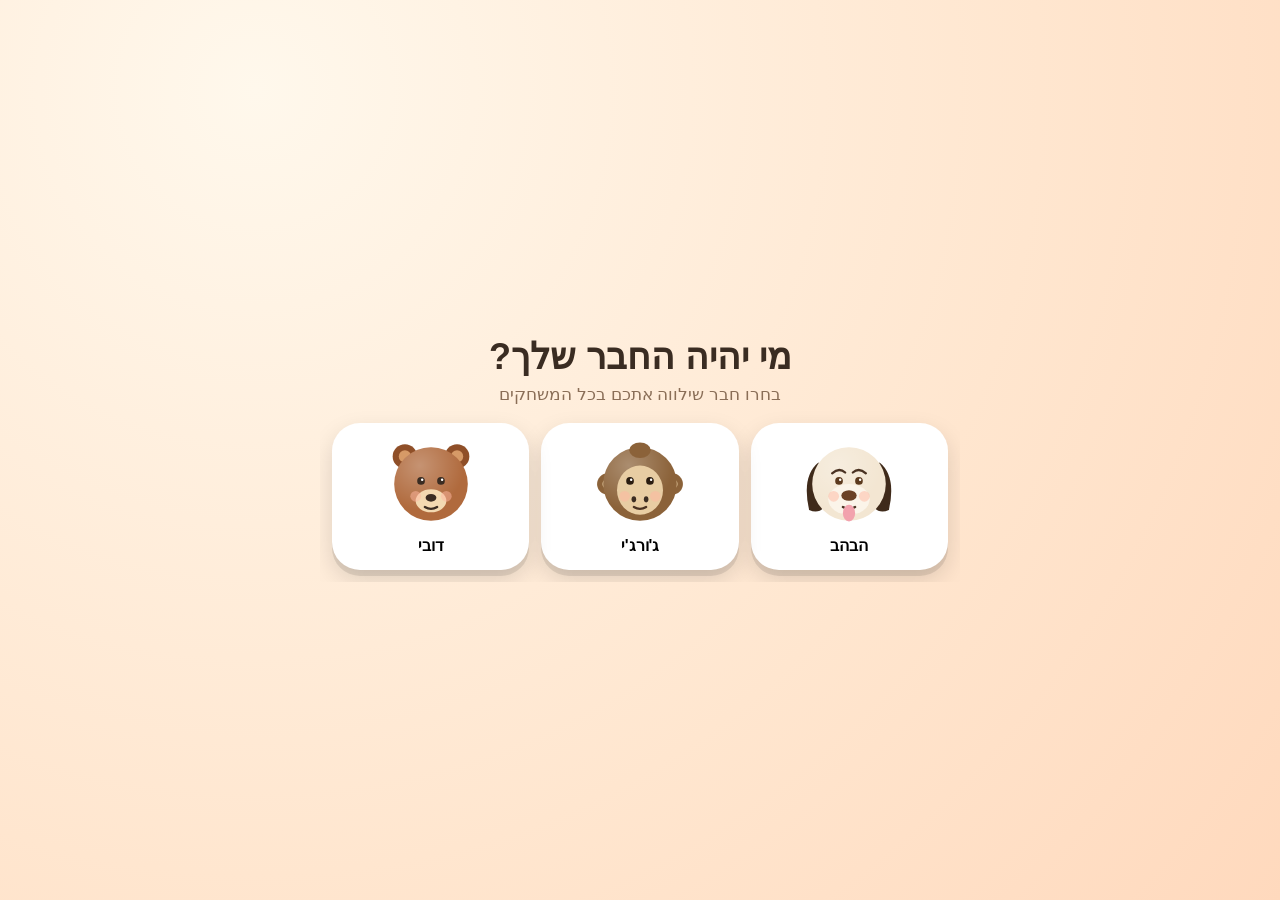
<file: index.html>
<!doctype html>
<html lang="he" dir="rtl">
<head>
  <meta charset="UTF-8" />
  <meta name="viewport" content="width=device-width, initial-scale=1, viewport-fit=cover, user-scalable=no" />
  <title>העיר הקטנה - משחקים לילדים</title>
  <meta name="theme-color" content="#7cc8f5" />
  <meta name="description" content="משחקים לגיל הרך: שטיפת רכב, כבאים, גן חיות, רמזור ועוד" />

  <!-- התקנה כאפליקציה מכרום / ספארי -->
  <link rel="manifest" href="manifest.webmanifest" />
  <link rel="icon" href="icons/icon-192.png" sizes="192x192" type="image/png" />
  <link rel="apple-touch-icon" href="icons/icon-192.png" />
  <meta name="mobile-web-app-capable" content="yes" />
  <meta name="apple-mobile-web-app-capable" content="yes" />
  <meta name="apple-mobile-web-app-status-bar-style" content="default" />
  <meta name="apple-mobile-web-app-title" content="העיר הקטנה" />

  <link rel="stylesheet" href="css/style.css" />
</head>
<body>

  <!-- מסך 1: בחירת דמות מלווה -->
  <section id="screen-select" class="screen soft-bg">
    <div class="center-wrap">
      <h1 class="title">מי יהיה החבר שלך?</h1>
      <p class="subtitle">בחרו חבר שילווה אתכם בכל המשחקים</p>
      <div class="companion-grid" id="companionGrid"></div>
    </div>
  </section>

  <!-- מסך 2: שם הילד -->
  <section id="screen-name" class="screen soft-bg hidden">
    <div class="center-wrap">
      <span class="mascot-avatar big" id="nameMascot"></span>
      <h1 class="title">מי משחק היום?</h1>
      <input class="name-input" id="nameInput" type="text" maxlength="12" placeholder="השם שלי..." />
      <button class="btn-primary wide" id="nameGo">בואו נשחק! 🎉</button>
      <button class="btn-text" id="nameSkip">דלגו</button>
    </div>
  </section>

  <!-- מסך 3: מפת העיר (מסך מלא) -->
  <section id="screen-city" class="screen hidden">
    <div class="full-stage" id="cityStage"></div>
    <button class="area-arrow prev hidden" id="cityPrev" aria-label="אזור קודם">◀</button>
    <button class="area-arrow next" id="cityNext" aria-label="אזור הבא">▶</button>
    <div class="area-name" id="areaName">עיר הרכבים</div>
    <div class="hud">
      <button class="profile-chip" id="profileBtn">
        <span class="mascot-avatar small" id="cityMascot"></span>
        <span class="chip-col">
          <span class="chip-name" id="playerName">שלום!</span>
          <span class="chip-row">
            <span class="chip-stars">⭐ <span class="js-stars">0</span></span>
            <span class="chip-coins">🪙 <span class="js-coins">0</span></span>
          </span>
        </span>
      </button>
      <div class="hud-side">
        <button class="icon-btn install-btn hidden" id="installBtn" aria-label="התקנת האפליקציה">📲</button>
        <button class="icon-btn timer-btn" id="timerBtn" aria-label="טיימר משחק">⏰</button>
        <button class="icon-btn kid-lock" id="kidLockBtn" aria-label="מצב ילד">🔓</button>
        <button class="icon-btn" id="musicBtn" aria-label="מוזיקה">🎵</button>
      </div>
    </div>
  </section>

  <!-- מסך 4: משחק (מסך מלא) -->
  <section id="screen-game" class="screen hidden">
    <div class="full-stage"><div id="gameRoot"></div></div>
    <div class="hud">
      <button class="icon-btn" id="backBtn" aria-label="חזרה">⬅</button>
      <div class="game-chip">
        <span class="mascot-avatar small" id="gameMascot"></span>
        <span class="chip-col">
          <span class="chip-name" id="gameTitle"></span>
          <span class="chip-hint" id="gameHint"></span>
        </span>
      </div>
    </div>
  </section>

  <!-- מסך 5: המוסך -->
  <section id="screen-garage" class="screen soft-bg hidden">
    <div class="hud">
      <button class="icon-btn" id="garageBack" aria-label="חזרה">⬅</button>
      <div class="garage-wallet">🪙 <span class="js-coins">0</span></div>
    </div>
    <div class="garage-body">
      <h1 class="title">המוסך שלי 🔧</h1>
      <p class="subtitle">שטפו רכבים, אספו מטבעות וקנו רכב חדש</p>
      <div class="car-grid" id="carGrid"></div>
    </div>
  </section>

  <!-- שכבת ניצחון -->
  <div class="win-overlay hidden" id="winOverlay">
    <div class="win-card">
      <div class="win-mascot" id="winMascot"></div>
      <h2 id="winText">כל הכבוד!</h2>
      <div class="win-stars" id="winStars">⭐</div>
      <div class="win-coins" id="winCoins">+3 🪙</div>
      <button class="btn-primary wide" id="replayBtn">לשחק שוב 🔁</button>
      <button class="btn-secondary wide" id="toCityBtn">חזרה לעיר 🏙️</button>
    </div>
  </div>

  <!-- הסבר להורה על מצב ילד -->
  <div class="win-overlay hidden" id="kidTip">
    <div class="win-card tip-card">
      <h2>🔒 מצב ילד</h2>
      <p class="tip-text">המשחק ייפתח במסך מלא והמסך לא ייכבה. כדי לצאת - <b>מחזיקים</b> את כפתור המנעול שתי שניות וחצי.</p>
      <p class="tip-text small">רוצים שהילד לא יוכל לצאת לאפליקציות אחרות? הפעילו <b>הצמדת מסך</b> באנדרואיד
        (הגדרות ← אבטחה ← הצמדת אפליקציה, ואז במסך האפליקציות האחרונות בוחרים להצמיד),
        או <b>גישה מודרכת</b> באייפון (הגדרות ← נגישות ← גישה מודרכת, ואז שלוש לחיצות על כפתור הצד).</p>
      <button class="btn-primary wide" id="kidTipClose">הבנתי, מפעילים! 🔒</button>
    </div>
  </div>

  <!-- טיימר הורים: שעון בראש המסך, חלון בחירה ומסך סיום -->
  <div class="timer-chip hidden" id="timerChip">
    <span class="tc-clock">⏰</span><span class="tc-time">0:00</span>
    <span class="tc-bar"><span></span></span>
  </div>

  <div class="win-overlay hidden" id="timerPanel">
    <div class="win-card timer-card">
      <h2>⏰ כמה זמן משחקים?</h2>
      <p class="tip-text">בסוף הזמן המשחק ייעצר ויופיע מסך "זהו להיום". רק מבוגר יכול לסגור אותו - בלחיצה ארוכה.</p>
      <div class="timer-choices" id="timerChoices"></div>
      <button class="btn-secondary wide hidden" id="timerOff">לבטל את הטיימר</button>
      <button class="btn-text" id="timerClose">סגירה</button>
    </div>
  </div>

  <div class="timer-end hidden" id="timerEnd">
    <div class="te-sky">
      <span class="te-moon">🌙</span>
      <span class="te-star s1">⭐</span><span class="te-star s2">✨</span><span class="te-star s3">⭐</span>
      <span class="te-star s4">✨</span><span class="te-star s5">🌟</span>
    </div>
    <div class="te-mascot" id="timerEndMascot"></div>
    <h2 class="te-title">זהו להיום! 👋</h2>
    <p class="te-text" id="timerEndText">נתראה בפעם הבאה!</p>
    <button class="te-btn" id="timerEndBtn"><span class="te-fill"></span><span class="te-label">🔒 להורים: החזיקו לסגירה</span></button>
  </div>

  <!-- בטלפון לאורך: מסך חמוד שמבקש לסובב (המשחקים בנויים לרוחב) -->
  <div class="rotate-overlay" id="rotateOverlay">
    <div class="ro-stars"><span>⭐</span><span>✨</span><span>🌟</span><span>⭐</span><span>✨</span><span>💫</span></div>
    <div class="ro-scene">
      <svg class="ro-arrow" viewBox="0 0 250 250" aria-hidden="true">
        <path d="M 125 22 A 103 103 0 1 1 30 85" fill="none" stroke="#ff8fab" stroke-width="12"
              stroke-linecap="round" stroke-dasharray="2 22"/>
        <path d="M 14 74 L 32 104 L 50 72 Z" fill="#ff8fab"/>
      </svg>
      <div class="ro-phone"><span class="ro-screen">🚗</span></div>
      <span class="mascot-avatar ro-mascot" id="rotateMascot"></span>
    </div>
    <p class="ro-title">הופה! מסובבים את הטלפון</p>
    <p class="ro-sub">ככה המשחק הרבה יותר גדול וכיף</p>
  </div>

  <div id="confettiLayer" class="confetti-layer"></div>

  <script src="js/audio.js"></script>
  <script src="js/characters.js"></script>
  <script src="js/brandlogos.js"></script>
  <script src="js/cars.js"></script>
  <script src="js/songs.js"></script>
  <script src="js/kidmode.js"></script>
  <script src="js/timer.js"></script>
  <script src="js/app.js"></script>
  <script src="js/eggs.js"></script>
  <script src="js/city.js"></script>
  <script src="js/garage.js"></script>
  <script src="js/games/carwash.js"></script>
  <script src="js/games/race.js"></script>
  <script src="js/games/fire.js"></script>
  <script src="js/games/zoo.js"></script>
  <script src="js/games/traffic.js"></script>
  <script src="js/games/rescue.js"></script>
  <script src="js/games/shapes.js"></script>
  <script src="js/games/delivery.js"></script>
  <script src="js/games/music.js"></script>
  <script src="js/games/market.js"></script>
  <script src="js/games/puzzle.js"></script>
  <script src="js/games/radio.js"></script>
  <script src="js/games/memory.js"></script>
  <script src="js/games/paint.js"></script>
  <script src="js/games/bubbles.js"></script>
  <script src="js/games/peekaboo.js"></script>
  <script src="js/games/bigcolors.js"></script>
  <script src="js/games/shadows.js"></script>
  <script src="js/games/bath.js"></script>
  <script src="js/boot.js"></script>
</body>
</html>
</file>
<file: css/style.css>
/* ===== בסיס ===== */
:root {
  --card: #ffffff;
  --accent: #ff8fab;
  --accent-2: #4d96ff;
  --text: #3a2c22;
  --shadow: 0 6px 0 #00000018, 0 10px 24px #00000022;
}

* { box-sizing: border-box; -webkit-tap-highlight-color: transparent; }

html, body {
  margin: 0;
  height: 100%;
  overflow: hidden;
  font-family: "Varela Round", "Segoe UI", Tahoma, sans-serif;
  color: var(--text);
  background: #bfe6ff;
  user-select: none;
}

.hidden { display: none !important; }

.screen { position: fixed; inset: 0; overflow: hidden; }
.soft-bg {
  background: radial-gradient(circle at 20% 10%, #fff8ec, #ffe6cf 60%, #ffd9bd);
  display: flex;
}

.title { font-size: clamp(22px, 5vmin, 36px); margin: 6px 0; text-align: center; }
.subtitle { text-align: center; color: #8a6e57; margin: 0 0 18px; font-size: clamp(13px, 2.4vmin, 17px); }

.center-wrap {
  margin: auto;
  width: min(640px, 94vw);
  max-height: 100%;
  overflow-y: auto;
  text-align: center;
  padding: max(12px, env(safe-area-inset-top, 0px)) 12px 12px;
}

/* ===== בחירת דמות ===== */
.companion-grid { display: grid; grid-template-columns: repeat(3, 1fr); gap: 12px; }

.companion-card {
  background: var(--card);
  border: 3px solid transparent;
  border-radius: 28px;
  padding: 12px 6px;
  display: flex;
  flex-direction: column;
  align-items: center;
  gap: 6px;
  cursor: pointer;
  box-shadow: var(--shadow);
  transition: transform 0.15s, border-color 0.2s;
  font-family: inherit;
}
.companion-card:active { transform: translateY(4px) scale(0.98); }
.companion-card.chosen { border-color: var(--accent); animation: pop 0.5s ease; }

.companion-avatar {
  position: relative;
  width: min(92px, 20vmin);
  height: min(92px, 20vmin);
  display: flex;
  align-items: center;
  justify-content: center;
}
.companion-label { font-weight: 700; font-size: clamp(12px, 2.2vmin, 16px); }

.companion-avatar::before,
.mascot-avatar::before,
.win-mascot::before {
  content: "";
  position: absolute;
  inset: 14%;
  border-radius: 50%;
  background: var(--badge, transparent);
  z-index: 0;
}
.companion-svg { position: relative; z-index: 1; width: 100%; height: 100%; }

@keyframes pop {
  0% { transform: scale(1); }
  40% { transform: scale(1.14); }
  100% { transform: scale(1); }
}

/* ===== מסך שם ===== */
.name-input {
  display: block;
  width: 100%;
  max-width: 320px;
  margin: 10px auto 16px;
  padding: 14px;
  font-size: 20px;
  text-align: center;
  border: 3px solid #f0dcc2;
  border-radius: 18px;
  font-family: inherit;
  outline: none;
}
.name-input:focus { border-color: var(--accent); }
.btn-text {
  background: none; border: none; color: #8a6e57;
  font-size: 16px; margin-top: 10px; cursor: pointer; font-family: inherit;
}

/* ===== HUD צף מעל המסך המלא ===== */
.hud {
  position: absolute;
  top: 0; inset-inline: 0;
  display: flex;
  align-items: flex-start;
  justify-content: space-between;
  gap: 10px;
  padding: max(10px, env(safe-area-inset-top, 0px)) 12px 0;
  z-index: 20;
  pointer-events: none;
}
.hud > * { pointer-events: auto; }

.profile-chip, .game-chip {
  display: flex;
  align-items: center;
  gap: 8px;
  background: #fffffff0;
  border: none;
  border-radius: 999px;
  padding: 5px 14px 5px 6px;
  box-shadow: var(--shadow);
  font-family: inherit;
  font-weight: 800;
  cursor: pointer;
  max-width: 62vw;
}
.chip-col { display: flex; flex-direction: column; align-items: flex-start; line-height: 1.15; }
.chip-name { font-size: clamp(12px, 2.1vmin, 16px); white-space: nowrap; }
.chip-hint { font-size: clamp(10px, 1.7vmin, 13px); color: #8a6e57; font-weight: 700; white-space: nowrap; }
.chip-row { display: flex; gap: 8px; font-size: clamp(10px, 1.8vmin, 14px); }
.chip-stars { color: #d98f00; }
.chip-coins { color: #b57b12; }

.icon-btn {
  border: none;
  background: #fffffff0;
  width: 46px; height: 46px;
  border-radius: 50%;
  font-size: 20px;
  box-shadow: var(--shadow);
  cursor: pointer;
  flex: 0 0 auto;
}
.icon-btn:active { transform: translateY(3px); }
.icon-btn.off { opacity: 0.45; }

.mascot-avatar {
  position: relative;
  display: flex; align-items: center; justify-content: center;
  width: 46px; height: 46px;
  animation: idleBob 3s ease-in-out infinite;
  flex: 0 0 auto;
}
.mascot-avatar.small { width: 40px; height: 40px; }
.mascot-avatar.big { width: min(120px, 26vmin); height: min(120px, 26vmin); margin: 0 auto 8px; }

@keyframes idleBob {
  0%, 100% { transform: translateY(0); }
  50% { transform: translateY(-4px); }
}

/* ===== במה במסך מלא ===== */
.full-stage {
  position: absolute;
  inset: 0;
  container-type: size;
  /* יחידת מידה שמתכווצת לפי הצלע הקטנה - שומרת על פרופורציות בכל מסך */
  --u: min(1cqw, 1.667cqh);
  background: linear-gradient(#5ab4ea, #7cc8f5);
  overflow: hidden;
}

.city-svg { width: 100%; height: 100%; display: block; }

#gameRoot {
  position: absolute;
  inset: 0;
  overflow: hidden;
  touch-action: none;
}
.game-root.carwash, .game-root.fire { cursor: none; }

/* ===== אנימציות מפת העיר ===== */
.sun-group { transform: translate(676px, 122px); }
.sun-rays { animation: spin 26s linear infinite; transform-origin: center; }
@keyframes spin { to { transform: rotate(360deg); } }

.cloud { animation: drift 46s linear infinite; }
.cloud:nth-of-type(2) { animation-duration: 62s; animation-delay: -18s; }
.cloud:nth-of-type(3) { animation-duration: 74s; animation-delay: -44s; }
@keyframes drift {
  from { transform: translateX(-300px); }
  to { transform: translateX(1240px); }
}

.birds { animation: fly 30s linear infinite; }
@keyframes fly {
  from { transform: translate(-100px, 170px); }
  to { transform: translate(1100px, 70px); }
}

.road-car {
  offset-rotate: auto;
  /* האמוג'י פונה שמאלה מטבעו - משקפים אותו כדי שייסע קדימה לאורך הכביש */
  transform: scaleX(-1);
  animation: driveRoad 16s linear infinite;
}
@keyframes driveRoad {
  from { offset-distance: 0%; }
  to { offset-distance: 100%; }
}

.ripple { animation: rippleOut 2.6s ease-out infinite; transform-box: fill-box; transform-origin: center; }
.ripple.r2 { animation-delay: 1.2s; }
@keyframes rippleOut {
  0% { transform: scale(0.4); opacity: 0.8; }
  100% { transform: scale(1.8); opacity: 0; }
}

.hotspot { cursor: pointer; }
.hotspot-inner {
  transform-box: fill-box;
  transform-origin: center bottom;
  animation: bob 3.6s ease-in-out infinite;
  transition: transform 0.18s ease;
}
@keyframes bob {
  0%, 100% { transform: translateY(0) scale(1); }
  50% { transform: translateY(-8px) scale(1.012); }
}
.hotspot:active .hotspot-inner,
.hotspot.tapped .hotspot-inner { animation: none; transform: scale(1.1); }

.b-label { font-size: 21px; font-weight: 800; fill: #4a3222; font-family: inherit; }
.b-badge { animation: pop 0.6s ease; }

.tree { animation: sway 5s ease-in-out infinite; transform-box: fill-box; transform-origin: bottom center; }
@keyframes sway {
  0%, 100% { rotate: -1.8deg; }
  50% { rotate: 1.8deg; }
}

.wash-brush { animation: brushSpin 1.4s ease-in-out infinite; transform-box: fill-box; transform-origin: center top; }
@keyframes brushSpin {
  0%, 100% { transform: rotate(-9deg); }
  50% { transform: rotate(9deg); }
}

/* ===== רכיבים משותפים למשחקים ===== */
.counter-badge, .speech-bubble, .progress-dots, .place-badge, .light-word, .question-bar {
  pointer-events: none;
}

.counter-badge {
  position: absolute;
  bottom: calc(var(--u) * 3);
  left: calc(var(--u) * 3);
  background: #ffffffe8;
  border-radius: 999px;
  padding: calc(var(--u) * 1.4) calc(var(--u) * 3.4);
  font-weight: 800;
  font-size: calc(var(--u) * 4);
  box-shadow: var(--shadow);
  z-index: 6;
}

.mini-btn {
  position: absolute;
  bottom: calc(var(--u) * 3);
  right: calc(var(--u) * 3);
  border: none;
  background: #ffffffe8;
  border-radius: 999px;
  padding: calc(var(--u) * 1.6) calc(var(--u) * 3.4);
  font-family: inherit;
  font-weight: 800;
  font-size: calc(var(--u) * 3.6);
  box-shadow: var(--shadow);
  cursor: pointer;
  z-index: 9;
}
.mini-btn:active { transform: translateY(3px); }

.speech-bubble {
  position: absolute;
  top: calc(var(--u) * 10);
  inset-inline-start: 50%;
  transform: translateX(50%);
  background: #fff;
  border-radius: 999px;
  padding: calc(var(--u) * 1.8) calc(var(--u) * 4);
  font-size: calc(var(--u) * 4);
  font-weight: 700;
  box-shadow: var(--shadow);
  z-index: 7;
  max-width: 70%;
  text-align: center;
}
.speech-bubble.pulse { animation: pop 0.5s ease; }

.pop-number {
  position: absolute;
  transform: translate(-50%, -50%);
  font-size: calc(var(--u) * 9);
  font-weight: 900;
  color: #fff;
  text-shadow: 0 3px 0 #00000055;
  pointer-events: none;
  animation: numberUp 1s ease-out forwards;
  z-index: 8;
}
@keyframes numberUp {
  0% { opacity: 0; transform: translate(-50%, -50%) scale(0.4); }
  35% { opacity: 1; transform: translate(-50%, -80%) scale(1.15); }
  100% { opacity: 0; transform: translate(-50%, -160%) scale(1); }
}

.spark {
  position: absolute;
  width: calc(var(--u) * 2.4);
  height: calc(var(--u) * 2.4);
  background: radial-gradient(circle, #fff, #ffe27a);
  border-radius: 50%;
  pointer-events: none;
  animation: sparkFly 0.85s ease-out forwards;
  z-index: 7;
}
@keyframes sparkFly {
  0% { opacity: 1; transform: translate(-50%, -50%) scale(0.5); }
  100% { opacity: 0; transform: translate(calc(-50% + var(--dx)), calc(-50% + var(--dy))) scale(1.3); }
}

.tap-btn {
  position: absolute;
  bottom: calc(var(--u) * 3);
  inset-inline-start: 50%;
  transform: translateX(50%);
  border: none;
  background: linear-gradient(180deg, #ff9fb8, var(--accent));
  color: #fff;
  font-family: inherit;
  font-size: calc(var(--u) * 5);
  font-weight: 800;
  padding: calc(var(--u) * 2.6) calc(var(--u) * 8);
  border-radius: 999px;
  box-shadow: 0 5px 0 #d6597a, 0 10px 20px #00000033;
  cursor: pointer;
  z-index: 9;
  touch-action: manipulation;
}
.tap-btn:active { transform: translateX(50%) translateY(4px); box-shadow: 0 1px 0 #d6597a; }
.tap-btn:disabled { opacity: 0.65; }

.progress-dots {
  position: absolute;
  bottom: calc(var(--u) * 3);
  right: calc(var(--u) * 3);
  display: flex;
  gap: calc(var(--u) * 1);
  font-size: calc(var(--u) * 4.4);
  z-index: 6;
}
.progress-dots .dot { opacity: 0.3; }
.progress-dots .dot.on { opacity: 1; animation: pop 0.5s ease; }

/* ===== שטיפת רכב ===== */
.cw-sky { position: absolute; inset: 0 0 30% 0; background: linear-gradient(#bfe6ff, #eaf7ff); }
.cw-floor {
  position: absolute; inset: 70% 0 0 0;
  background: linear-gradient(#c3c7d0, #9aa0ad);
}
.cw-floor::after {
  content: ""; position: absolute; inset-inline: 0; top: 0; height: calc(var(--u) * 1.2);
  background: #ffffff55;
}

.cw-arch { position: absolute; top: 0; left: 8%; right: 8%; height: 34%; }
.cw-arch::before, .cw-arch::after {
  content: "";
  position: absolute;
  top: 0; bottom: -46%;
  width: calc(var(--u) * 3.4);
  background: linear-gradient(90deg, #aebdcd, #7d8c9e);
  border-radius: calc(var(--u) * 1.6);
}
.cw-arch::before { left: 0; }
.cw-arch::after { right: 0; }
.cw-arch-top {
  position: absolute; inset: 0 0 auto 0;
  height: calc(var(--u) * 6);
  background: linear-gradient(#aebdcd, #7d8c9e);
  border-radius: 0 0 calc(var(--u) * 4) calc(var(--u) * 4);
  box-shadow: 0 4px 10px #00000033;
}
.cw-brushes {
  position: absolute; top: calc(var(--u) * 6); inset-inline: 6%;
  display: flex; justify-content: space-between;
}
.cw-brushes span {
  display: block;
  width: calc(var(--u) * 2.6);
  height: calc(var(--u) * 9);
  border-radius: 0 0 999px 999px;
  background: linear-gradient(#ff8fab, #ffd93d);
  transform-origin: center top;
  animation: brushSpin 1.3s ease-in-out infinite;
}
.cw-brushes span:nth-child(even) { background: linear-gradient(#6bcB77, #4d96ff); }

.car-holder {
  position: absolute;
  left: 50%;
  top: 58%;
  transform: translate(-50%, -50%);
  width: 76%;
}
.car-svg { width: 100%; height: auto; display: block; }
.car-wheel { animation: spin 1.8s linear infinite; }
.dirt-layer { position: absolute; inset: 0; }

.dirt-spot {
  position: absolute;
  width: calc(var(--u) * 7);
  height: calc(var(--u) * 7);
  display: grid;
  place-items: center;
  font-size: calc(var(--u) * 5.5);
  transform: translate(-50%, -50%) rotate(var(--tilt, 0deg)) scale(var(--scale, 1));
  transition: transform 0.3s ease, opacity 0.3s ease;
}
.dirt-spot.mud {
  border-radius: 52% 38% 56% 44%;
  background: radial-gradient(circle at 35% 30%, #8a6a45, #5b4326);
  box-shadow: 0 0 0 calc(var(--u) * 0.5) #ffffff30;
}
.dirt-spot.dust {
  border-radius: 50%;
  width: calc(var(--u) * 10);
  height: calc(var(--u) * 5);
  background: radial-gradient(circle, #cbb89a, #a9906c);
  opacity: 0.85;
}
.dirt-spot.splat {
  border-radius: 46% 54% 40% 60%;
  background: radial-gradient(circle at 40% 35%, #ffffff, #dcdcd0);
  box-shadow: 0 0 0 calc(var(--u) * 0.4) #00000018;
}
.dirt-spot.gone { transform: translate(-50%, -50%) scale(0) rotate(90deg); opacity: 0; }

.sponge {
  position: absolute;
  left: 50%; top: 55%;
  transform: translate(-50%, -50%);
  font-size: calc(var(--u) * 10);
  pointer-events: none;
  filter: drop-shadow(0 4px 4px #0003);
  z-index: 8;
}
.sponge.active { animation: scrub 0.25s ease-in-out infinite; }
@keyframes scrub {
  0%, 100% { rotate: -14deg; }
  50% { rotate: 14deg; }
}

.bubble {
  position: absolute;
  background: radial-gradient(circle at 35% 30%, #fff, #cfeeff);
  border-radius: 50%;
  pointer-events: none;
  animation: bubbleUp 1s ease-out forwards;
  z-index: 7;
}
@keyframes bubbleUp {
  0% { opacity: 1; transform: translate(-50%, -50%) scale(0.5); }
  100% { opacity: 0; transform: translate(calc(-50% + var(--dx)), -260%) scale(1.2); }
}

.drop {
  position: absolute;
  top: 8%;
  width: calc(var(--u) * 1.4);
  height: calc(var(--u) * 5);
  border-radius: 999px;
  background: linear-gradient(#bfe6ff, #6cb9ff);
  animation: fall 0.8s linear forwards;
  z-index: 5;
}
@keyframes fall {
  from { transform: translateY(0); opacity: 0.9; }
  to { transform: translateY(100cqh); opacity: 0.2; }
}

.game-root.carwash.shiny .car-svg { animation: shineBounce 0.9s ease; }
@keyframes shineBounce {
  0%, 100% { transform: translateY(0) scale(1); }
  40% { transform: translateY(-5%) scale(1.04); }
}

/* ===== מרוץ ===== */
.race-bg { position: absolute; inset: 0; background: linear-gradient(#bfe6ff 26%, #8fd36f 26%); }
.race-scroll { position: absolute; inset: 0; }
.scenery { position: absolute; top: 3%; font-size: calc(var(--u) * 7); animation: sceneryScroll 6s linear infinite; }
.game-root.race.racing .scenery { animation-duration: 2.2s; }
@keyframes sceneryScroll {
  from { transform: translateX(0); }
  to { transform: translateX(60cqw); }
}

.race-tracks {
  position: absolute;
  inset-inline: calc(var(--u) * 3);
  top: 20%;
  display: flex;
  flex-direction: column;
  gap: calc(var(--u) * 1.6);
  z-index: 3;
}
.track {
  position: relative;
  height: calc(var(--u) * 9.5);
  border-radius: calc(var(--u) * 3);
  background: repeating-linear-gradient(90deg, #6f6f7a 0 calc(var(--u) * 6), #7d7d88 calc(var(--u) * 6) calc(var(--u) * 12));
  overflow: hidden;
  box-shadow: inset 0 3px 8px #00000033;
}
.lane-flag { position: absolute; right: calc(var(--u) * 1); top: 50%; transform: translateY(-50%); font-size: calc(var(--u) * 6); }
.racer {
  position: absolute;
  left: 0;
  top: 50%;
  transform: translateY(-50%) scaleX(-1);
  font-size: calc(var(--u) * 7.5);
  transition: left 0.22s ease-out;
}
.racer.player { width: calc(var(--u) * 22); }
.racer.player .car-svg { width: 100%; height: auto; filter: drop-shadow(0 0 6px var(--c, #fff)); }
/* הרכב משוקף כדי לנסוע ימינה - משקפים את הסמל בחזרה כדי שייקרא נכון */
.racer.player .car-badge { transform: scaleX(-1); transform-box: fill-box; transform-origin: center; }
.racer.boost { animation: carBump 0.22s ease; }
@keyframes carBump {
  0% { transform: translateY(-50%) scaleX(-1) scale(1); }
  45% { transform: translateY(-62%) scaleX(-1) scale(1.08); }
  100% { transform: translateY(-50%) scaleX(-1) scale(1); }
}

.dust {
  position: absolute;
  bottom: calc(var(--u) * 1);
  width: calc(var(--u) * 2.4);
  height: calc(var(--u) * 2.4);
  background: #e3d7c4;
  border-radius: 50%;
  animation: dustPop 0.5s ease-out forwards;
}
@keyframes dustPop {
  0% { opacity: 0.85; transform: scale(0.6); }
  100% { opacity: 0; transform: scale(1.8) translateY(calc(var(--u) * -1)); }
}

.countdown {
  position: absolute;
  inset: 0;
  display: grid;
  place-items: center;
  font-size: calc(var(--u) * 18);
  font-weight: 900;
  color: #fff;
  text-shadow: 0 5px 0 #00000055;
  pointer-events: none;
  z-index: 9;
}
.countdown.beat { animation: pop 0.45s ease; }
.countdown.fade { animation: fadeOut 0.8s ease forwards; }
@keyframes fadeOut { to { opacity: 0; } }

.place-badge {
  position: absolute;
  top: calc(var(--u) * 10);
  inset-inline-start: 50%;
  transform: translateX(50%);
  background: #fff;
  border-radius: 999px;
  padding: calc(var(--u) * 2) calc(var(--u) * 5);
  font-size: calc(var(--u) * 5);
  font-weight: 900;
  box-shadow: var(--shadow);
  z-index: 9;
  animation: pop 0.5s ease;
}

/* ===== כבאות ===== */
.fire-sky { position: absolute; inset: 0 0 26% 0; background: linear-gradient(#46648c, #86a8cc); }
.fire-ground { position: absolute; inset: 74% 0 0 0; background: linear-gradient(#6f6f7a, #55555f); }
.fire-house { position: absolute; left: 46%; top: 46%; transform: translate(-50%, -50%); width: calc(var(--u) * 60); }
.house-roof {
  width: 0; height: 0; margin: 0 auto;
  border-inline: calc(var(--u) * 30) solid transparent;
  border-bottom: calc(var(--u) * 14) solid #b4472f;
}
.house-body {
  background: #f2dcc0;
  height: calc(var(--u) * 26);
  border-radius: calc(var(--u) * 1.5);
  display: flex;
  align-items: flex-start;
  justify-content: center;
  gap: calc(var(--u) * 12);
  padding-top: calc(var(--u) * 4);
  box-sizing: border-box;
  position: relative;
}
.house-window {
  width: calc(var(--u) * 7); height: calc(var(--u) * 7);
  background: #7fc4ff; border: calc(var(--u) * 0.6) solid #c69a6a; border-radius: calc(var(--u) * 1);
  position: relative;
}
.house-door {
  position: absolute; bottom: 0; left: 50%; transform: translateX(-50%);
  width: calc(var(--u) * 8); height: calc(var(--u) * 12);
  background: #a9703c; border-radius: calc(var(--u) * 1) calc(var(--u) * 1) 0 0;
}

.flame {
  position: absolute;
  transform: translate(-50%, -50%);
  font-size: calc(var(--u) * 9);
  animation: flicker 0.6s ease-in-out infinite alternate;
  z-index: 4;
  transition: transform 0.35s ease, opacity 0.35s ease;
}
@keyframes flicker {
  from { transform: translate(-50%, -50%) scale(0.92) rotate(-4deg); }
  to { transform: translate(-50%, -50%) scale(1.08) rotate(4deg); }
}
.flame.out { opacity: 0; transform: translate(-50%, -50%) scale(0.2); animation: none; }

/* המשאית מימין ופונה שמאלה אל הבית - כך היא לא מתחבאת מאחורי המונה */
.fire-truck {
  position: absolute; right: 4%; bottom: 6%;
  font-size: calc(var(--u) * 13); z-index: 5;
  animation: fireTruckIn 1s ease-out;
}
@keyframes fireTruckIn {
  from { transform: translateX(140%); }
  to { transform: translateX(0); }
}
@keyframes truckIn {
  from { transform: translateX(-140%) scaleX(-1); }
  to { transform: translateX(0) scaleX(-1); }
}

.water-jet {
  position: absolute;
  height: calc(var(--u) * 2.4);
  border-radius: 999px;
  background: linear-gradient(90deg, #ffffffcc, #7fc4ffcc);
  transform-origin: left center;
  pointer-events: none;
  z-index: 6;
  opacity: 0.85;
}
.nozzle {
  position: absolute; left: 78%; top: 62%;
  transform: translate(-50%, -50%);
  font-size: calc(var(--u) * 7); z-index: 8; pointer-events: none;
}

.water-drop {
  position: absolute;
  width: calc(var(--u) * 1.8); height: calc(var(--u) * 1.8);
  border-radius: 50%;
  background: #9fd8ff;
  pointer-events: none;
  animation: dropFly 0.5s ease-out forwards;
  z-index: 6;
}
@keyframes dropFly {
  0% { opacity: 0.9; transform: translate(-50%, -50%); }
  100% { opacity: 0; transform: translate(calc(-50% + var(--dx)), calc(-50% + var(--dy))); }
}

.steam-puff {
  position: absolute;
  width: calc(var(--u) * 5); height: calc(var(--u) * 5);
  border-radius: 50%;
  background: #ffffffcc;
  pointer-events: none;
  animation: steamUp 0.9s ease-out forwards;
  z-index: 7;
}
@keyframes steamUp {
  0% { opacity: 0.9; transform: translate(-50%, -50%) scale(0.5); }
  100% { opacity: 0; transform: translate(calc(-50% + var(--dx)), -200%) scale(1.6); }
}

/* החתול מחכה בחלון ורועד מפחד, ובסוף קופץ החוצה אל הכבאים */
.rescue-cat {
  position: absolute;
  left: 50%; top: 55%;
  transform: translate(-50%, -50%);
  font-size: calc(var(--u) * 6);
  line-height: 1;
  animation: catShiver 0.25s ease-in-out infinite alternate;
  z-index: 5;
}
@keyframes catShiver {
  from { transform: translate(-56%, -50%) rotate(-4deg); }
  to { transform: translate(-44%, -50%) rotate(4deg); }
}
.rescue-cat.saved { animation: catJump 1.1s ease-in-out forwards; z-index: 9; }
@keyframes catJump {
  0% { transform: translate(-50%, -50%) scale(1); }
  40% { transform: translate(-50%, calc(-50% - var(--u) * 12)) scale(1.5); }
  100% { transform: translate(calc(-50% + var(--u) * 16), calc(-50% + var(--u) * 20)) scale(1.7); }
}

/* ===== גן חיות ===== */
.zoo-sky { position: absolute; inset: 0 0 30% 0; background: linear-gradient(#a9e4ff, #dff4ff); }
.zoo-ground { position: absolute; inset: 70% 0 0 0; background: linear-gradient(#8fd36f, #62b04b); }
.zoo-fence {
  position: absolute;
  top: 66%;
  inset-inline: 0;
  height: calc(var(--u) * 5);
  background: repeating-linear-gradient(90deg, #b5813f 0 calc(var(--u) * 2), transparent calc(var(--u) * 2) calc(var(--u) * 6));
  border-block: calc(var(--u) * 0.8) solid #b5813f;
  opacity: 0.85;
}

.question-bar {
  position: absolute;
  top: calc(var(--u) * 10);
  inset-inline-start: 50%;
  transform: translateX(50%);
  display: flex;
  align-items: center;
  gap: calc(var(--u) * 2);
  background: #fff;
  border-radius: 999px;
  padding: calc(var(--u) * 1.6) calc(var(--u) * 4);
  box-shadow: var(--shadow);
  z-index: 6;
}
.q-text { font-size: calc(var(--u) * 4.4); font-weight: 800; }
.q-target { font-size: calc(var(--u) * 7); animation: idleBob 1.6s ease-in-out infinite; }

.animal-row {
  position: absolute;
  inset-inline: calc(var(--u) * 4);
  top: 54%;
  transform: translateY(-42%);
  display: flex;
  justify-content: space-around;
  gap: calc(var(--u) * 2);
}
.animal-card {
  border: none;
  background: #ffffffd9;
  border-radius: calc(var(--u) * 5);
  padding: calc(var(--u) * 2) calc(var(--u) * 3);
  cursor: pointer;
  box-shadow: var(--shadow);
  animation: dropIn 0.5s ease backwards;
}
.animal-emoji { font-size: calc(var(--u) * 14); display: block; animation: idleBob 2.4s ease-in-out infinite; }
.animal-card.correct { animation: correctJump 0.7s ease; background: #d8ffd0; }
.animal-card.wrong { animation: wrongShake 0.45s ease; }
@keyframes dropIn {
  from { opacity: 0; transform: translateY(calc(var(--u) * -40)); }
  to { opacity: 1; transform: translateY(0); }
}
@keyframes correctJump {
  0%, 100% { transform: translateY(0) scale(1); }
  40% { transform: translateY(calc(var(--u) * -8)) scale(1.15); }
}
@keyframes wrongShake {
  0%, 100% { transform: translateX(0); }
  25% { transform: translateX(calc(var(--u) * -2)) rotate(-4deg); }
  75% { transform: translateX(calc(var(--u) * 2)) rotate(4deg); }
}

/* ===== רמזור ===== */
.tr-sky { position: absolute; inset: 0 0 40% 0; background: linear-gradient(#bfe6ff, #eaf7ff); }
.tr-road { position: absolute; inset: 60% 0 12% 0; background: #6f6f7a; }
.tr-dashes {
  position: absolute;
  top: 50%;
  inset-inline: 0;
  height: calc(var(--u) * 1.4);
  transform: translateY(-50%);
  background: repeating-linear-gradient(90deg, #fff5c9 0 calc(var(--u) * 6), transparent calc(var(--u) * 6) calc(var(--u) * 12));
}
.tr-sidewalk { position: absolute; inset: 88% 0 0 0; background: #cbbfa8; }

.traffic-light {
  position: absolute;
  top: 6%;
  right: 20%;
  background: #2f3542;
  border-radius: calc(var(--u) * 4);
  padding: calc(var(--u) * 2);
  display: flex;
  flex-direction: column;
  gap: calc(var(--u) * 1.4);
  z-index: 5;
  box-shadow: var(--shadow);
}
.lamp {
  width: calc(var(--u) * 7); height: calc(var(--u) * 7);
  border-radius: 50%; background: #55596b;
  transition: background 0.2s, box-shadow 0.2s;
}
.on-red .lamp.red { background: #ff4d4d; box-shadow: 0 0 calc(var(--u) * 5) #ff4d4d; }
.on-yellow .lamp.yellow { background: #ffd93d; box-shadow: 0 0 calc(var(--u) * 5) #ffd93d; }
.on-green .lamp.green { background: #4ee06a; box-shadow: 0 0 calc(var(--u) * 5) #4ee06a; }

.light-word {
  position: absolute;
  top: 16%;
  left: 6%;
  font-size: calc(var(--u) * 7);
  font-weight: 900;
  color: #fff;
  text-shadow: 0 3px 0 #00000055;
  z-index: 5;
}
.w-red { color: #ff4d4d; }
.w-yellow { color: #ffd93d; }
.w-green { color: #4ee06a; }

.tr-car {
  position: absolute;
  bottom: 18%;
  left: 6%;
  font-size: calc(var(--u) * 12);
  transform: scaleX(-1);
  transition: left 0.35s ease-out;
  z-index: 4;
}
.tr-car.boost { animation: trBump 0.3s ease; }
@keyframes trBump {
  0%, 100% { transform: scaleX(-1) translateY(0); }
  45% { transform: scaleX(-1) translateY(calc(var(--u) * -2)); }
}
.tr-car.shake { animation: wrongShake 0.4s ease; }

.tr-walker { position: absolute; bottom: 2%; left: 6%; font-size: calc(var(--u) * 7); z-index: 4; }
.tr-walker.waving { animation: waveHop 1.1s ease-in-out infinite alternate; }
@keyframes waveHop {
  from { transform: translateY(0) rotate(-6deg); }
  to { transform: translateY(calc(var(--u) * -1.5)) rotate(6deg); }
}
.tr-house { position: absolute; bottom: 26%; right: 2%; font-size: calc(var(--u) * 13); }

/* ===== אמבולנס ===== */
.rc-room { position: absolute; inset: 0 0 24% 0; background: linear-gradient(#e8f4ff, #d3e9ff); }
.rc-floor { position: absolute; inset: 76% 0 0 0; background: linear-gradient(#f0d9bd, #dcc2a1); }
.rc-ambulance {
  position: absolute; top: 12%; right: 3%;
  font-size: calc(var(--u) * 12);
  transform: scaleX(-1);
  animation: ambIn 1.2s ease-out;
}
@keyframes ambIn {
  from { transform: translateX(-160%) scaleX(-1); }
  to { transform: translateX(0) scaleX(-1); }
}

.patient {
  position: absolute;
  left: 50%;
  top: 50%;
  transform: translate(-50%, -50%);
  width: calc(var(--u) * 34);
  height: calc(var(--u) * 44);
}
.patient-body { font-size: calc(var(--u) * 34); line-height: 1; display: block; }
.patient.happy { animation: correctJump 0.8s ease; }

.wound {
  position: absolute;
  width: calc(var(--u) * 6); height: calc(var(--u) * 6);
  transform: translate(-50%, -50%);
  border-radius: 50%;
  background: radial-gradient(circle, #ff6b6b, #d63a3a);
  box-shadow: 0 0 0 calc(var(--u) * 0.8) #ffffff66;
  animation: woundPulse 1.1s ease-in-out infinite;
  z-index: 5;
}
@keyframes woundPulse {
  0%, 100% { transform: translate(-50%, -50%) scale(1); }
  50% { transform: translate(-50%, -50%) scale(1.18); }
}
.wound.healed { opacity: 0; animation: none; }

.plaster-tray {
  position: absolute;
  bottom: calc(var(--u) * 1);
  inset-inline: calc(var(--u) * 8);
  height: calc(var(--u) * 13);
  background: #ffffff99;
  border-radius: calc(var(--u) * 4);
  z-index: 6;
}
.plaster {
  position: absolute;
  transform: translate(-50%, -50%) rotate(-20deg);
  font-size: calc(var(--u) * 10);
  cursor: grab;
  touch-action: none;
  z-index: 7;
}
.plaster.dragging { transform: translate(-50%, -50%) scale(1.2) rotate(0deg); }
.plaster.placed { transform: translate(-50%, -50%) rotate(-12deg); z-index: 6; animation: pop 0.5s ease; }

.float-heart {
  position: absolute;
  bottom: 30%;
  font-size: calc(var(--u) * 7);
  pointer-events: none;
  animation: heartUp 1.5s ease-out forwards;
  z-index: 8;
}
@keyframes heartUp {
  0% { opacity: 1; transform: translateY(0) scale(0.6); }
  100% { opacity: 0; transform: translateY(calc(var(--u) * -30)) scale(1.3); }
}

/* ===== צורות ===== */
.sh-sky { position: absolute; inset: 0 0 28% 0; background: linear-gradient(#ffe6b8, #fff6e2); }
.sh-ground { position: absolute; inset: 72% 0 0 0; background: linear-gradient(#d9b98c, #c09b6a); }
.crane { position: absolute; bottom: 2%; left: 2%; font-size: calc(var(--u) * 14); animation: idleBob 3s ease-in-out infinite; }

.sorter-box {
  position: absolute;
  inset-inline: calc(var(--u) * 12);
  top: 12%;
  display: flex;
  justify-content: space-around;
  gap: calc(var(--u) * 3);
  z-index: 3;
}
.hole {
  width: calc(var(--u) * 17);
  height: calc(var(--u) * 17);
  background: #00000033;
  border: calc(var(--u) * 1) dashed #ffffffaa;
  display: grid;
  place-items: end center;
  position: relative;
}
.hole.circle { border-radius: 50%; }
.hole.square { border-radius: calc(var(--u) * 1.5); }
.hole.triangle { clip-path: polygon(50% 0, 100% 100%, 0 100%); border: none; background: #00000044; }
.hole-label { font-size: calc(var(--u) * 3); font-weight: 800; color: #fff; margin-bottom: calc(var(--u) * 1); }
.hole.filled { animation: pop 0.5s ease; background: #4ee06a88; }
.hole.shake { animation: wrongShake 0.4s ease; }

.shape-slot { position: absolute; inset: 0; }
.shape {
  position: absolute;
  width: calc(var(--u) * 17);
  height: calc(var(--u) * 17);
  transform: translate(-50%, -50%);
  background: var(--c, #e23b3b);
  cursor: grab;
  touch-action: none;
  z-index: 7;
  box-shadow: 0 4px 0 #00000033;
}
.shape.circle { border-radius: 50%; }
.shape.square { border-radius: calc(var(--u) * 2); }
.shape.triangle { clip-path: polygon(50% 0, 100% 100%, 0 100%); box-shadow: none; }
.shape.dropping { animation: dropIn 0.6s ease; }
.shape.dragging { transform: translate(-50%, -50%) scale(1.12); }
.shape.sunk { animation: sink 0.5s ease forwards; }
@keyframes sink {
  to { transform: translate(-50%, -50%) scale(0.3); opacity: 0; }
}

/* ===== המוסך ===== */
.garage-body {
  position: absolute;
  inset: 0;
  overflow-y: auto;
  padding: calc(56px + env(safe-area-inset-top, 0px)) 14px 20px;
  text-align: center;
}
.garage-wallet {
  background: #fffffff0;
  border-radius: 999px;
  padding: 10px 18px;
  font-weight: 800;
  font-size: clamp(14px, 2.4vmin, 18px);
  box-shadow: var(--shadow);
  color: #b57b12;
}
.car-grid {
  display: grid;
  grid-template-columns: repeat(auto-fit, minmax(150px, 1fr));
  gap: 12px;
  max-width: 900px;
  margin: 0 auto;
}
.car-card {
  border: 3px solid transparent;
  background: #fff;
  border-radius: 24px;
  padding: 10px 8px 12px;
  display: flex;
  flex-direction: column;
  align-items: center;
  gap: 4px;
  box-shadow: var(--shadow);
  cursor: pointer;
  font-family: inherit;
  transition: transform 0.15s, border-color 0.2s;
}
.car-card:active { transform: translateY(4px) scale(0.98); }
.car-card.chosen { border-color: #4ee06a; }
.car-card.locked .car-art { filter: grayscale(0.75) opacity(0.6); }
.car-art { width: 100%; display: block; }
.car-name { font-weight: 800; font-size: clamp(13px, 2.2vmin, 17px); }
.car-latin {
  font-size: clamp(10px, 1.7vmin, 13px);
  font-weight: 700;
  letter-spacing: 1.5px;
  color: #9a8672;
  text-transform: uppercase;
  direction: ltr;
}
.car-tag {
  font-weight: 800;
  font-size: clamp(12px, 2vmin, 15px);
  background: #f4efe6;
  border-radius: 999px;
  padding: 3px 12px;
  color: #7a6450;
}
.car-card.chosen .car-tag { background: #ddf8e2; color: #2f8a45; }
.car-card.locked .car-tag { background: #fff0cf; color: #a97a17; }

.garage-toast {
  position: absolute;
  bottom: 20px;
  inset-inline-start: 50%;
  transform: translateX(50%) translateY(20px);
  background: #3a2c22ee;
  color: #fff;
  font-weight: 800;
  padding: 12px 22px;
  border-radius: 999px;
  opacity: 0;
  z-index: 30;
}
.garage-toast.show { animation: toastUp 1.9s ease forwards; }
@keyframes toastUp {
  0% { opacity: 0; transform: translateX(50%) translateY(20px); }
  15%, 75% { opacity: 1; transform: translateX(50%) translateY(0); }
  100% { opacity: 0; transform: translateX(50%) translateY(-10px); }
}

/* ===== ניצחון וקונפטי ===== */
.win-overlay {
  position: fixed;
  inset: 0;
  background: #00000055;
  display: grid;
  place-items: center;
  z-index: 40;
  padding: 16px;
}
.win-card {
  background: #fff;
  border-radius: 34px;
  padding: 20px 20px 16px;
  text-align: center;
  width: min(360px, 92vw);
  max-height: 94vh;
  overflow-y: auto;
  box-shadow: 0 12px 0 #e9d9c2, 0 20px 40px #00000033;
  animation: pop 0.5s ease;
}
.win-mascot {
  position: relative;
  width: min(104px, 20vmin);
  height: min(104px, 20vmin);
  margin: 0 auto 6px;
  display: flex;
  align-items: center;
  justify-content: center;
}
.win-mascot .companion-svg { width: 130%; height: 130%; }
.win-card h2 { margin: 4px 0 4px; font-size: clamp(17px, 3.6vmin, 23px); }
.win-stars { font-size: clamp(20px, 4.4vmin, 28px); letter-spacing: 3px; }
.win-coins { font-size: clamp(15px, 3vmin, 19px); font-weight: 800; color: #b57b12; margin-bottom: 12px; }

.btn-primary, .btn-secondary {
  display: block;
  border: none;
  border-radius: 18px;
  padding: 13px;
  font-size: clamp(15px, 3vmin, 18px);
  font-weight: 800;
  margin-bottom: 9px;
  cursor: pointer;
  font-family: inherit;
}
.wide { width: 100%; }
.btn-primary { background: var(--accent-2); color: #fff; box-shadow: 0 4px 0 #2d6fd6; }
.btn-secondary { background: #f1ede6; color: var(--text); box-shadow: 0 4px 0 #d8d0c2; }
.btn-primary:active, .btn-secondary:active { transform: translateY(3px); box-shadow: none; }

.confetti-layer { position: fixed; inset: 0; pointer-events: none; overflow: hidden; z-index: 50; }
.confetti-piece {
  position: absolute;
  top: -12px;
  width: 10px;
  height: 15px;
  border-radius: 2px;
  animation: confettiFall 2.1s ease-in forwards;
}
@keyframes confettiFall {
  to { transform: translateY(110vh) rotate(var(--spin, 540deg)); opacity: 0.15; }
}

/* ===== הפתעות במפת העיר ===== */
[data-egg] { cursor: pointer; }
.egg-body { transform-box: fill-box; transform-origin: center; }
.tree .egg-body { transform-origin: bottom center; }

.egg-spin { animation: eggSpin 1s ease-in-out; }
@keyframes eggSpin { 0% { rotate: 0deg; scale: 1; } 50% { scale: 1.25; } 100% { rotate: 360deg; scale: 1; } }

.egg-squish { animation: eggSquish 0.6s ease; }
@keyframes eggSquish { 30% { scale: 1.15 0.85; } 60% { scale: 0.92 1.08; } 100% { scale: 1; } }

.egg-shake { animation: eggShake 0.6s ease; }
@keyframes eggShake {
  20% { rotate: -9deg; } 40% { rotate: 8deg; } 60% { rotate: -6deg; } 80% { rotate: 4deg; } 100% { rotate: 0deg; }
}

.egg-hop { animation: eggHop 0.6s ease; }
@keyframes eggHop { 40% { translate: 0 -26px; rotate: -10deg; } 100% { translate: 0 0; rotate: 0deg; } }

.egg-loop { animation: eggSpin 1.2s ease-in-out; transform-origin: center top; }
.egg-up { animation: eggUp 1.6s ease-in-out; }
@keyframes eggUp { 45% { translate: 0 -70px; } 100% { translate: 0 0; } }

.egg-bloom { animation: eggBloom 0.7s ease; }
@keyframes eggBloom { 40% { scale: 1.5; } 100% { scale: 1; } }

.egg-glow { animation: eggGlow 1.4s ease; }
@keyframes eggGlow { 30% { opacity: 1; } 100% { opacity: 0.4; } }

.egg-honk { animation: eggHonk 0.5s ease; transform-box: fill-box; transform-origin: center; }
@keyframes eggHonk { 40% { scale: 1.5; } 100% { scale: 1; } }

.lamp-light { transition: opacity 0.3s ease; }
.lamp.off .lamp-light { opacity: 0.08; }

[data-egg="fountain"] .fountain-jet { transform-box: fill-box; transform-origin: center bottom; }
[data-egg="fountain"].splash .fountain-jet { animation: jetBig 0.9s ease; }
@keyframes jetBig { 40% { scale: 1.6 2.4; } 100% { scale: 1; } }

.egg-fx { pointer-events: none; }
.egg-fx.float { animation: fxFloat 1.6s ease-out forwards; }
@keyframes fxFloat { from { opacity: 1; translate: 0 0; scale: 0.6; } to { opacity: 0; translate: var(--dx) -90px; scale: 1.2; } }
.egg-fx.rain { animation: fxRain 1.1s ease-in forwards; }
@keyframes fxRain { from { opacity: 1; translate: 0 0; } to { opacity: 0; translate: 0 150px; } }
.egg-fx.fall { animation: fxFall 1.7s ease-in forwards; }
@keyframes fxFall {
  0% { translate: 0 -20px; scale: 0.4; } 15% { scale: 1.1; }
  60% { translate: 0 60px; opacity: 1; } 75% { translate: 0 46px; } 100% { translate: 0 60px; opacity: 0; }
}
.egg-fx.flyaway { animation: fxAway 2s ease-in forwards; }
@keyframes fxAway { from { opacity: 1; translate: 0 0; } to { opacity: 0; translate: 160px -200px; } }
.egg-fx.flyup { animation: fxUp 2.2s ease-in forwards; }
@keyframes fxUp { from { opacity: 1; translate: 0 0; } to { opacity: 0.2; translate: var(--dx) -320px; } }
.egg-fx.twinkle { animation: fxTwinkle 1.8s ease forwards; }
@keyframes fxTwinkle { 0% { scale: 0; opacity: 0; } 25% { scale: 1.3; opacity: 1; rotate: 20deg; } 100% { scale: 0.8; opacity: 0; rotate: -20deg; } }
.egg-fx.grow { animation: fxGrow 0.7s cubic-bezier(0.3, 1.6, 0.5, 1) both; transform-box: fill-box; transform-origin: center bottom; }
@keyframes fxGrow { from { scale: 0; } to { scale: 1; } }
.egg-fx.wave { animation: fxWave 2.6s ease forwards; transform-box: fill-box; transform-origin: center bottom; }
@keyframes fxWave {
  0% { scale: 0; } 12% { scale: 1.2; } 20% { scale: 1; }
  30%, 50%, 70% { rotate: -10deg; } 40%, 60% { rotate: 10deg; }
  85% { opacity: 1; scale: 1; rotate: 0deg; } 100% { opacity: 0; scale: 0; }
}

/* עוד דברים שזזים כל הזמן במפה */
.sun-eyes { animation: blink 4.5s infinite; transform-box: fill-box; transform-origin: center; }
@keyframes blink { 0%, 92%, 100% { scale: 1 1; } 95% { scale: 1 0.1; } }

.plane { animation: planeFly 38s linear infinite; }
@keyframes planeFly {
  from { translate: -120px 70px; } 50% { translate: 2100px 40px; } to { translate: 4200px 70px; }
}

.butterfly { animation: flutter 9s ease-in-out infinite; pointer-events: none; }
@keyframes flutter {
  0%, 100% { translate: 0 0; rotate: -8deg; }
  25% { translate: 90px -40px; rotate: 10deg; }
  50% { translate: 170px 0; rotate: -6deg; }
  75% { translate: 80px -60px; rotate: 8deg; }
}

/* ===== מסך "מסובבים את הטלפון" ===== */
.rotate-overlay {
  display: none;
  position: fixed;
  inset: 0;
  z-index: 200;
  flex-direction: column;
  align-items: center;
  justify-content: center;
  gap: 18px;
  padding: 24px 16px;
  text-align: center;
  background: radial-gradient(circle at 50% 35%, #fff6d8, #ffd6e7 55%, #c9e3ff);
  overflow: hidden;
}
.ro-stars span {
  position: absolute;
  font-size: 30px;
  animation: roTwinkle 2.4s ease-in-out infinite;
}
.ro-stars span:nth-child(1) { top: 9%; left: 12%; }
.ro-stars span:nth-child(2) { top: 16%; right: 14%; animation-delay: 0.6s; }
.ro-stars span:nth-child(3) { bottom: 14%; left: 16%; animation-delay: 1.1s; }
.ro-stars span:nth-child(4) { bottom: 20%; right: 12%; animation-delay: 1.7s; }
.ro-stars span:nth-child(5) { top: 44%; left: 6%; animation-delay: 0.3s; }
.ro-stars span:nth-child(6) { top: 40%; right: 7%; animation-delay: 1.4s; }
@keyframes roTwinkle {
  0%, 100% { transform: scale(0.6) rotate(0deg); opacity: 0.5; }
  50% { transform: scale(1.2) rotate(25deg); opacity: 1; }
}
.ro-scene { position: relative; width: 250px; height: 250px; }
.ro-arrow {
  position: absolute; inset: 0;
  animation: spin 3s linear infinite;
}
.ro-phone {
  position: absolute;
  left: 50%; top: 50%;
  width: 96px; height: 160px;
  margin: -80px 0 0 -48px;
  background: #fff;
  border: 9px solid #6b4fd0;
  border-radius: 24px;
  box-shadow: 0 10px 0 #4b35a0, 0 18px 30px #6b4fd055;
  display: flex; align-items: center; justify-content: center;
  animation: roTurn 2.8s cubic-bezier(0.5, 0, 0.3, 1.4) infinite;
}
.ro-phone::before {
  content: ""; position: absolute; top: 8px; width: 26px; height: 6px;
  border-radius: 3px; background: #d9d0ff;
}
.ro-screen { font-size: 46px; animation: roCar 2.8s ease-in-out infinite; }
@keyframes roTurn {
  0%, 25% { transform: rotate(0deg); }
  55%, 85% { transform: rotate(-90deg); }
  100% { transform: rotate(0deg); }
}
@keyframes roCar {
  0%, 25% { transform: rotate(0deg) scale(0.8); }
  55%, 85% { transform: rotate(90deg) scale(1.15); }
  100% { transform: rotate(0deg) scale(0.8); }
}
.ro-mascot.mascot-avatar {
  position: absolute;
  width: 104px; height: 104px;
  left: -14px; bottom: -18px;
  animation: idleBob 1.6s ease-in-out infinite;
}
.ro-title {
  margin: 0;
  font-size: 30px;
  font-weight: 900;
  color: #6b4fd0;
  text-shadow: 0 3px 0 #ffffff;
  animation: pop 0.6s ease;
}
.ro-sub { margin: 0; font-size: 19px; font-weight: 700; color: #8a5a7a; }

@media (orientation: portrait) and (max-aspect-ratio: 3/4) {
  body:not([data-screen="select"]):not([data-screen="name"]) .rotate-overlay { display: flex; }
}

/* ===== פורטרט: הכל נשאר שמיש, עם רמז לסובב ===== */
@media (max-aspect-ratio: 3/4) {
  .chip-hint { display: none; }
}

/* ===== מעבר בין אזורי העיר ===== */
.world { transition: transform 0.7s cubic-bezier(0.4, 0.05, 0.2, 1); }

.area-arrow {
  position: absolute;
  top: 50%;
  transform: translateY(-50%);
  width: 60px;
  height: 60px;
  border: none;
  border-radius: 50%;
  background: #fffffff0;
  box-shadow: var(--shadow);
  font-size: 26px;
  color: var(--text);
  cursor: pointer;
  z-index: 18;
  animation: arrowNudge 1.8s ease-in-out infinite;
}
.area-arrow.next { right: 12px; }
.area-arrow.prev { left: 12px; }
.area-arrow:active { transform: translateY(-50%) scale(0.92); }
@keyframes arrowNudge {
  0%, 100% { margin: 0; }
  50% { margin-inline: -5px; }
}

.area-name {
  position: absolute;
  top: max(12px, env(safe-area-inset-top, 0px));
  inset-inline-start: 50%;
  transform: translateX(50%);
  background: #ffffffe0;
  border-radius: 999px;
  padding: 7px 18px;
  font-weight: 800;
  font-size: clamp(12px, 2.2vmin, 16px);
  box-shadow: var(--shadow);
  z-index: 17;
  pointer-events: none;
}

.balloons { animation: floatUp 6s ease-in-out infinite alternate; }
@keyframes floatUp {
  from { transform: translate(1180px, 150px); }
  to { transform: translate(1180px, 110px); }
}
.kite { animation: kiteSway 5s ease-in-out infinite alternate; transform-box: fill-box; transform-origin: top center; }
@keyframes kiteSway {
  from { rotate: -10deg; }
  to { rotate: 10deg; }
}

/* ===== משלוחים ===== */
.dl-sky { position: absolute; inset: 0 0 34% 0; background: linear-gradient(#bfe6ff, #eaf7ff); }
.dl-road { position: absolute; inset: 66% 0 0 0; background: linear-gradient(#8a8a96, #6f6f7a); }
.dl-street {
  position: absolute;
  inset-inline: calc(var(--u) * 6);
  top: 25%;
  display: flex;
  justify-content: space-around;
  gap: calc(var(--u) * 2);
  z-index: 3;
}
.dl-house {
  position: relative;
  width: calc(var(--u) * 19);
  height: calc(var(--u) * 23);
  background: #fdf3e3;
  border-radius: calc(var(--u) * 2);
  box-shadow: var(--shadow);
}
.dl-house::after {
  content: "";
  position: absolute;
  top: calc(var(--u) * 3);
  left: 50%;
  transform: translateX(-50%);
  width: calc(var(--u) * 7);
  height: calc(var(--u) * 6);
  border-radius: calc(var(--u) * 1);
  background: #bfe3ff;
  box-shadow: inset 0 0 0 calc(var(--u) * 0.6) #d8c3a4;
}
.dl-roof {
  position: absolute;
  top: calc(var(--u) * -7);
  left: 50%;
  transform: translateX(-50%);
  width: 0; height: 0;
  border-inline: calc(var(--u) * 11) solid transparent;
  border-bottom: calc(var(--u) * 8) solid var(--c);
}
.dl-door {
  position: absolute;
  bottom: 0; left: 50%;
  transform: translateX(-50%);
  width: calc(var(--u) * 8);
  height: calc(var(--u) * 13);
  background: var(--c);
  border-radius: calc(var(--u) * 2) calc(var(--u) * 2) 0 0;
}
.dl-house.shake { animation: wrongShake 0.4s ease; }
.dl-house.got-mail { animation: correctJump 0.7s ease; }
.dl-truck {
  position: absolute; bottom: 17%; left: 4%;
  font-size: calc(var(--u) * 13); z-index: 4;
  transform: scaleX(-1);
  animation: truckIn 1s ease-out;
}

.parcel-slot { position: absolute; inset: 0; }
.parcel {
  position: absolute;
  transform: translate(-50%, -50%);
  font-size: calc(var(--u) * 12);
  cursor: grab;
  touch-action: none;
  z-index: 7;
  filter: drop-shadow(0 0 0 var(--c)) drop-shadow(0 4px 4px #00000033);
}
.parcel::after {
  content: "";
  position: absolute;
  inset: 22% 14%;
  border-radius: calc(var(--u) * 1);
  background: var(--c);
  opacity: 0.55;
  z-index: -1;
}
.parcel.dropping { animation: dropIn 0.6s ease; }
.parcel.dragging { transform: translate(-50%, -50%) scale(1.15); }
.parcel.delivered { animation: sink 0.5s ease forwards; }

/* ===== תזמורת ===== */
.mu-stage-bg { position: absolute; inset: 0; background: linear-gradient(#3c2f5c, #6b5a94); }
.mu-curtain {
  position: absolute;
  inset: 0 0 auto 0;
  height: 22%;
  background: linear-gradient(#b23a55, #8a2740);
  border-radius: 0 0 calc(var(--u) * 6) calc(var(--u) * 6);
  box-shadow: 0 6px 18px #00000055;
}
.instrument-row {
  position: absolute;
  inset-inline: calc(var(--u) * 5);
  top: 52%;
  transform: translateY(-42%);
  display: flex;
  justify-content: space-around;
  gap: calc(var(--u) * 2);
}
.instrument {
  border: none;
  border-radius: calc(var(--u) * 5);
  background: var(--c);
  padding: calc(var(--u) * 2.4) calc(var(--u) * 3.4);
  cursor: pointer;
  box-shadow: 0 6px 0 #00000044;
  transition: transform 0.12s, filter 0.12s;
}
.instrument-emoji { font-size: calc(var(--u) * 13); display: block; }
.instrument:active { transform: translateY(4px); box-shadow: 0 2px 0 #00000044; }
.instrument.lit { animation: instrumentLit 0.45s ease; }
.instrument.wrong { animation: wrongShake 0.45s ease; }
@keyframes instrumentLit {
  0%, 100% { filter: brightness(1); transform: scale(1); }
  40% { filter: brightness(1.7) drop-shadow(0 0 calc(var(--u) * 4) #fff); transform: scale(1.12); }
}

/* ===== סופרמרקט ===== */
.mk-wall { position: absolute; inset: 0 0 26% 0; background: linear-gradient(#fff2d8, #ffe4bd); }
.mk-floor { position: absolute; inset: 74% 0 0 0; background: repeating-linear-gradient(90deg, #d9c3a4 0 calc(var(--u) * 8), #cbb392 calc(var(--u) * 8) calc(var(--u) * 16)); }
.shelf-row {
  position: absolute;
  inset-inline: calc(var(--u) * 8);
  top: 38%;
  display: flex;
  justify-content: space-around;
  gap: calc(var(--u) * 1.5);
  padding-bottom: calc(var(--u) * 2);
  border-bottom: calc(var(--u) * 2) solid #b58b5a;
  border-radius: calc(var(--u) * 1);
}
.shelf-item {
  border: none;
  background: none;
  font-size: calc(var(--u) * 11);
  cursor: pointer;
  animation: dropIn 0.5s ease backwards;
  transition: transform 0.15s;
}
.shelf-item:active { transform: scale(0.9); }
.shelf-item.taken { opacity: 0.25; pointer-events: none; transform: scale(0.7); }

.mk-cart {
  position: absolute;
  bottom: calc(var(--u) * 2);
  inset-inline-start: 50%;
  transform: translateX(50%);
  display: flex;
  align-items: center;
  gap: calc(var(--u) * 1);
  background: #ffffffcc;
  border-radius: 999px;
  padding: calc(var(--u) * 1.4) calc(var(--u) * 4);
  box-shadow: var(--shadow);
  min-width: 42%;
  justify-content: center;
}
.cart-emoji { font-size: calc(var(--u) * 10); }
.cart-items { display: flex; gap: calc(var(--u) * 0.8); }
.cart-item { font-size: calc(var(--u) * 6); animation: pop 0.45s ease; }

/* ===== פאזל ===== */
.pz-bg { position: absolute; inset: 0; background: linear-gradient(#e9f4ff 60%, #cfe3f5 60%); }
.pz-board {
  position: absolute;
  left: 50%;
  top: 34%;
  transform: translate(-50%, -50%);
  width: calc(var(--u) * 46);
  aspect-ratio: 360 / 190;
  border-radius: calc(var(--u) * 2);
}
.pz-ghost { position: absolute; inset: 0; opacity: 0.16; }
.pz-ghost .car-svg { width: 100%; height: 100%; }
.pz-slot {
  position: absolute;
  width: 50%;
  height: 50%;
  border: calc(var(--u) * 0.6) dashed #6f8faf88;
  border-radius: calc(var(--u) * 1);
}
.pz-slot.filled { border-color: transparent; }

.pz-tray { position: absolute; inset: 0; }
.pz-piece {
  position: absolute;
  width: calc(var(--u) * 23);
  height: calc(var(--u) * 12.15);
  transform: translate(-50%, -50%);
  overflow: hidden;
  cursor: grab;
  touch-action: none;
  z-index: 7;
  border-radius: calc(var(--u) * 1);
  box-shadow: 0 4px 0 #00000022;
  background: #ffffffcc;
}
.pz-art { position: absolute; width: 200%; height: 200%; }
.pz-art .car-svg { width: 100%; height: 100%; }
.pz-piece.dragging { transform: translate(-50%, -50%) scale(1.06); z-index: 9; }
.pz-piece.locked { box-shadow: none; background: none; animation: pop 0.45s ease; }
.pz-board.solved { animation: correctJump 0.8s ease; }

/* כפתורי צד ב-HUD (מוזיקה + התקנה) */
.hud-side { display: flex; gap: 8px; }
.install-btn { animation: pop 0.6s ease; }

/* ===== מצב ילד ===== */
.kid-lock.locked { background: #ffe0e6; }
.kid-lock.holding {
  background: conic-gradient(#ff8fab var(--hold, 0%), #ffffff 0);
  animation: holdFill 2.5s linear forwards;
}
@keyframes holdFill {
  from { background: conic-gradient(#ff8fab 0%, #ffffff 0); }
  to { background: conic-gradient(#ff8fab 100%, #ffffff 0); }
}
body.kid-mode .install-btn { display: none !important; }
body.kid-mode { overscroll-behavior: none; }

.tip-card { text-align: center; }
.tip-text { font-size: clamp(13px, 2.4vmin, 16px); line-height: 1.5; color: #5d4a3a; margin: 8px 0 12px; }
.tip-text.small { font-size: clamp(11px, 2vmin, 14px); color: #8a6e57; }

/* ===== רדיו ===== */
.rd-bg { position: absolute; inset: 0; background: linear-gradient(#2f2a48, #6b4f86 70%, #b06a9a); }
.rd-floor { position: absolute; inset: 78% 0 0 0; background: linear-gradient(#4a3358, #33233f); }

.boombox {
  position: absolute;
  left: 50%;
  top: 25%;
  transform: translate(-50%, -50%);
  width: calc(var(--u) * 52);
  transition: transform 0.12s ease;
}
.boombox.beat { transform: translate(-50%, -50%) scale(1.04); }
.bb-top {
  height: calc(var(--u) * 5);
  background: #3b3b4a;
  border-radius: calc(var(--u) * 3) calc(var(--u) * 3) 0 0;
  position: relative;
}
.bb-handle {
  position: absolute;
  top: calc(var(--u) * -3);
  left: 50%;
  transform: translateX(-50%);
  width: 40%;
  height: calc(var(--u) * 4);
  border: calc(var(--u) * 1) solid #3b3b4a;
  border-bottom: none;
  border-radius: calc(var(--u) * 3) calc(var(--u) * 3) 0 0;
}
.bb-body {
  background: linear-gradient(#5a5a6e, #42424f);
  border-radius: 0 0 calc(var(--u) * 3) calc(var(--u) * 3);
  padding: calc(var(--u) * 2);
  display: flex;
  align-items: center;
  gap: calc(var(--u) * 2);
  box-shadow: 0 8px 0 #00000055;
}
.bb-speaker {
  width: calc(var(--u) * 10);
  height: calc(var(--u) * 10);
  border-radius: 50%;
  background: radial-gradient(circle, #2b2b36 40%, #7d7d90 41%, #2b2b36 70%);
  flex: 0 0 auto;
  transition: transform 0.12s ease;
}
.boombox.beat .bb-speaker { transform: scale(1.12); }
.bb-screen {
  flex: 1;
  min-width: 0;
  text-align: center;
  background: #9fe6b0;
  border-radius: calc(var(--u) * 1.5);
  padding: calc(var(--u) * 1.4) calc(var(--u) * 1);
  font-weight: 800;
  font-size: calc(var(--u) * 3.4);
  color: #23402c;
  overflow: hidden;
  white-space: nowrap;
  text-overflow: ellipsis;
}

.rd-dancer {
  position: absolute;
  top: 8%;
  inset-inline-end: 6%;
  width: calc(var(--u) * 17);
  height: calc(var(--u) * 17);
  display: flex;
  align-items: center;
  justify-content: center;
  transition: transform 0.12s ease;
}
.rd-dancer.beat { transform: translateY(calc(var(--u) * -2)) rotate(-6deg); }

.song-row {
  position: absolute;
  inset-inline: calc(var(--u) * 3);
  bottom: calc(var(--u) * 17);
  align-items: stretch;
  display: flex;
  gap: calc(var(--u) * 2);
  overflow-x: auto;
  padding-bottom: calc(var(--u) * 1);
  scrollbar-width: thin;
}
.song-card {
  flex: 0 0 auto;
  border: none;
  background: #ffffffe8;
  border-radius: calc(var(--u) * 3);
  padding: calc(var(--u) * 1.4) calc(var(--u) * 2.4);
  display: flex;
  flex-direction: column;
  align-items: center;
  gap: calc(var(--u) * 0.6);
  cursor: pointer;
  font-family: inherit;
  box-shadow: var(--shadow);
}
.song-emoji { font-size: calc(var(--u) * 6); }
.song-title { font-size: calc(var(--u) * 2.6); font-weight: 800; max-width: calc(var(--u) * 17); line-height: 1.15; }
.song-card.active { background: #ffe9a8; animation: pop 0.5s ease; }

.rd-controls {
  position: absolute;
  bottom: calc(var(--u) * 3);
  inset-inline-start: 50%;
  transform: translateX(50%);
  display: flex;
  align-items: center;
  gap: calc(var(--u) * 3);
  z-index: 8;
}
.rd-btn {
  border: none;
  border-radius: 50%;
  width: calc(var(--u) * 11);
  height: calc(var(--u) * 11);
  font-size: calc(var(--u) * 5);
  background: #ffffffe8;
  box-shadow: var(--shadow);
  cursor: pointer;
}
.rd-btn.big {
  width: calc(var(--u) * 15);
  height: calc(var(--u) * 15);
  font-size: calc(var(--u) * 7);
  background: linear-gradient(180deg, #ff9fb8, var(--accent));
  color: #fff;
}
.rd-btn:active { transform: translateY(3px); }

.float-note {
  position: absolute;
  bottom: 34%;
  font-size: calc(var(--u) * 6);
  pointer-events: none;
  animation: heartUp 1.6s ease-out forwards;
  z-index: 8;
}

.radio-blip { animation: blink 1.2s steps(2, end) infinite; }
@keyframes blink { 50% { opacity: 0.25; } }
.fountain-jet { animation: jetPulse 1.6s ease-in-out infinite; transform-box: fill-box; transform-origin: center bottom; }
@keyframes jetPulse {
  0%, 100% { transform: scaleY(1); }
  50% { transform: scaleY(1.15); }
}

/* ===== זיכרון ===== */
.mm-bg { position: absolute; inset: 0; background: linear-gradient(#d9f2ee, #a8e0d6); }
.card-grid {
  position: absolute;
  inset: 13% 6% 7%;
  display: grid;
  grid-template-columns: repeat(4, calc(var(--u) * 21));
  gap: calc(var(--u) * 2);
  justify-content: center;
  align-content: center;
}
.mem-card {
  position: relative;
  border: none;
  border-radius: calc(var(--u) * 2.5);
  background: #ffffff;
  box-shadow: var(--shadow);
  cursor: pointer;
  aspect-ratio: 4 / 3;
  animation: dropIn 0.5s ease backwards;
  overflow: hidden;
}
.mem-back, .mem-face {
  position: absolute;
  inset: 0;
  display: grid;
  place-items: center;
  font-size: calc(var(--u) * 9);
  transition: opacity 0.18s ease, transform 0.25s ease;
}
.mem-back { background: linear-gradient(135deg, #6fc5b8, #3f9e92); color: #ffffffcc; }
.mem-face { opacity: 0; transform: rotateY(90deg); }
.mem-card.open .mem-back { opacity: 0; transform: rotateY(90deg); }
.mem-card.open .mem-face { opacity: 1; transform: rotateY(0); }
.mem-card.done { background: #d8ffd0; animation: pop 0.5s ease; }
.mem-car { position: relative; width: 100%; height: 100%; display: block; }
.mem-logo { position: absolute; top: 6%; left: 50%; width: 44%; transform: translateX(-50%); }
.mem-photo { position: absolute; bottom: 4%; left: 5%; width: 90%; height: 46%; object-fit: contain; }

/* ===== ציור ===== */
.paint-canvas {
  position: absolute;
  inset: 0 0 calc(var(--u) * 15) 0;
  width: 100%;
  height: calc(100% - var(--u) * 15);
  touch-action: none;
  cursor: crosshair;
  background: #fffdf7;
}
.palette {
  position: absolute;
  bottom: calc(var(--u) * 2);
  inset-inline-start: 50%;
  transform: translateX(50%);
  display: flex;
  gap: calc(var(--u) * 1.6);
  background: #ffffffdd;
  border-radius: 999px;
  padding: calc(var(--u) * 1.4) calc(var(--u) * 2.4);
  box-shadow: var(--shadow);
  z-index: 8;
}
.paint-dot {
  width: calc(var(--u) * 8);
  height: calc(var(--u) * 8);
  border-radius: 50%;
  border: calc(var(--u) * 0.7) solid #ffffff;
  background: var(--c);
  cursor: pointer;
  box-shadow: 0 3px 0 #00000022;
}
.paint-dot.active { transform: scale(1.18); border-color: #3a2c22; }
.game-root.paint .counter-badge { bottom: auto; top: calc(var(--u) * 3); }

/* ===== פינת תינוקות: מטרות ענק, בלי כישלון, בלי צעד שני ===== */

/* בועות צבע */
.bb-sky { position: absolute; inset: 0 0 22% 0; background: linear-gradient(#8fd8f5, #d8f1ff); }
.bb-water { position: absolute; inset: 78% 0 0 0; background: linear-gradient(#4fb3e0, #2f8fc0); }
.bubble-field { position: absolute; inset: 0; overflow: visible; }
.bubble-big {
  position: absolute;
  bottom: -18cqh;
  width: calc(var(--u) * 17);
  height: calc(var(--u) * 17);
  border-radius: 50%;
  border: none;
  background: radial-gradient(circle at 32% 28%, #ffffffcc, var(--c) 55%, var(--c) 100%);
  box-shadow: inset 0 0 0 calc(var(--u) * 0.6) #ffffff55, 0 4px 10px #00000022;
  cursor: pointer;
  touch-action: none;
  transform: translateX(-50%);
  animation: bubbleFloat var(--dur, 8s) ease-in-out forwards;
  z-index: 6;
}
@keyframes bubbleFloat {
  from { bottom: -18cqh; transform: translateX(-50%) translateX(0); }
  to { bottom: 112cqh; transform: translateX(-50%) translateX(var(--drift, 0px)); }
}
.bubble-big.popped {
  animation: none;
  pointer-events: none;
  transform: translateX(-50%) scale(1.5);
  opacity: 0;
  transition: transform 0.16s ease-out, opacity 0.16s ease-out;
}

/* מי מתחבא */
.pk-sky { position: absolute; inset: 0 0 30% 0; background: linear-gradient(#a9e4ff, #dff4ff); }
.pk-ground { position: absolute; inset: 70% 0 0 0; background: linear-gradient(#8fd36f, #62b04b); }
.peek-stage {
  position: absolute;
  left: 50%;
  top: 46%;
  transform: translate(-50%, -50%);
  width: calc(var(--u) * 46);
  height: calc(var(--u) * 46);
}
.peek-item {
  position: absolute;
  inset: 0;
  display: grid;
  place-items: center;
  font-size: calc(var(--u) * 30);
  opacity: 0;
}
.peek-item.shown { opacity: 1; animation: peekBounce 0.6s ease-out; }
@keyframes peekBounce {
  0% { transform: scale(0.4); opacity: 0; }
  60% { transform: scale(1.15); opacity: 1; }
  100% { transform: scale(1); opacity: 1; }
}
.peek-cloud {
  position: absolute;
  inset: 0;
  border: none;
  background: none;
  font-size: calc(var(--u) * 44);
  cursor: pointer;
  touch-action: none;
  filter: drop-shadow(0 6px 10px #00000022);
  transition: transform 0.35s ease, opacity 0.35s ease;
  z-index: 5;
}
.peek-cloud.hidden-away {
  transform: scale(0.5) translateY(calc(var(--u) * -30));
  opacity: 0;
  pointer-events: none;
}

/* צבעים גדולים */
.cl-bg { position: absolute; inset: 0; background: linear-gradient(#fff6e2, #ffe9c4); }
.flash-tint {
  position: absolute;
  inset: 0;
  opacity: 0;
  z-index: 4;
  pointer-events: none;
}
.flash-tint.flashing { animation: colorFlash 0.5s ease-out; }
@keyframes colorFlash {
  0% { opacity: 0.55; }
  100% { opacity: 0; }
}
.color-grid {
  position: absolute;
  inset: 8% 6% 12%;
  display: grid;
  grid-template-columns: repeat(3, 1fr);
  grid-template-rows: repeat(2, 1fr);
  gap: calc(var(--u) * 3);
  z-index: 6;
}
.color-circle {
  border: none;
  border-radius: calc(var(--u) * 6);
  background: var(--c);
  box-shadow: 0 5px 0 #00000022, inset 0 0 0 calc(var(--u) * 0.8) #ffffff44;
  cursor: pointer;
  touch-action: none;
}
.color-circle.bounce { animation: correctJump 0.5s ease; }



/* ===== טיימר הורים ===== */
.timer-btn.holding, .te-btn.holding { position: relative; overflow: hidden; }
.timer-btn.holding::after {
  content: ""; position: absolute; inset: 0; border-radius: inherit;
  background: #ff8fab88; transform-origin: right; animation: holdBar 2s linear forwards;
}
@keyframes holdBar { from { transform: scaleX(0); } to { transform: scaleX(1); } }

body.timer-on .area-name { display: none; }

.timer-chip {
  position: fixed;
  top: max(10px, env(safe-area-inset-top, 0px));
  left: 50%;
  transform: translateX(-50%);
  z-index: 60;
  display: flex; align-items: center; gap: 6px;
  padding: 6px 14px 10px;
  border-radius: 999px;
  background: #fffdf4;
  border: 3px solid #ffd93d;
  box-shadow: 0 4px 0 #e8b900, 0 8px 16px #0002;
  font-weight: 900; font-size: 18px; color: #6b4fd0;
  pointer-events: none;
}
.tc-clock { display: inline-block; animation: tcTick 1s steps(2) infinite; }
@keyframes tcTick { 0% { transform: rotate(-12deg); } 100% { transform: rotate(12deg); } }
.tc-time { min-width: 3.2ch; text-align: center; font-variant-numeric: tabular-nums; }
.tc-bar {
  position: absolute; left: 14px; right: 14px; bottom: 4px; height: 4px;
  border-radius: 2px; background: #f1e9ff; overflow: hidden;
}
.tc-bar span {
  position: absolute; inset: 0 auto 0 0; width: var(--left, 100%);
  background: linear-gradient(90deg, #ff8fab, #ffd93d, #6bcB77);
  transition: width 0.25s linear;
}
.timer-chip.last-minute { border-color: #ff8fab; box-shadow: 0 4px 0 #e05c84, 0 8px 16px #0002; animation: tcPulse 1s ease-in-out infinite; }
.timer-chip.last-seconds { animation: tcShake 0.5s ease-in-out infinite; }
@keyframes tcPulse { 50% { transform: translateX(-50%) scale(1.12); } }
@keyframes tcShake {
  0%, 100% { transform: translateX(-50%) rotate(0deg) scale(1.15); }
  25% { transform: translateX(-50%) rotate(-6deg) scale(1.15); }
  75% { transform: translateX(-50%) rotate(6deg) scale(1.15); }
}

.timer-card h2 { margin: 0 0 6px; }
.timer-choices {
  display: grid; grid-template-columns: repeat(5, 58px); gap: 8px;
  justify-content: center; margin: 10px 0;
}
.timer-choice {
  width: 58px; height: 58px; border: none; border-radius: 18px;
  background: linear-gradient(#fff6c9, #ffe17a); box-shadow: 0 4px 0 #e0b100;
  display: flex; flex-direction: column; align-items: center; justify-content: center;
  font-family: inherit; color: #6b4a00; cursor: pointer;
}
.timer-choice b { font-size: 24px; line-height: 1; }
.timer-choice span { font-size: 12px; font-weight: 700; }
.timer-choice:active { transform: translateY(3px); box-shadow: 0 1px 0 #e0b100; }

.timer-end {
  position: fixed; inset: 0; z-index: 150;
  display: flex; flex-direction: column; align-items: center; justify-content: center; gap: 8px;
  padding: 16px; text-align: center;
  background: radial-gradient(circle at 50% 30%, #6b5bd6, #3a2f8f 60%, #241c5e);
  color: #fff;
  animation: teIn 0.7s ease;
}
@keyframes teIn { from { opacity: 0; } to { opacity: 1; } }
.te-sky span { position: absolute; }
.te-moon { top: 8%; right: 10%; font-size: 64px; animation: idleBob 3s ease-in-out infinite; }
.te-star { font-size: 26px; animation: roTwinkle 2.2s ease-in-out infinite; }
.te-star.s1 { top: 12%; left: 12%; }
.te-star.s2 { top: 30%; left: 26%; animation-delay: 0.5s; }
.te-star.s3 { top: 20%; right: 32%; animation-delay: 1s; }
.te-star.s4 { bottom: 18%; left: 10%; animation-delay: 1.5s; }
.te-star.s5 { bottom: 24%; right: 14%; animation-delay: 0.8s; }
.te-mascot { width: min(26vmin, 150px); height: min(26vmin, 150px); animation: teWave 1.4s ease-in-out infinite; }
@keyframes teWave { 0%, 100% { transform: rotate(-6deg); } 50% { transform: rotate(6deg) translateY(-6px); } }
.te-title { margin: 0; font-size: clamp(30px, 7vmin, 46px); font-weight: 900; text-shadow: 0 4px 0 #241c5e; }
.te-text { margin: 0 0 10px; font-size: clamp(18px, 4vmin, 24px); font-weight: 700; opacity: 0.92; }
.te-btn {
  position: relative; overflow: hidden;
  border: 2px solid #ffffff66; border-radius: 999px;
  background: #ffffff1f; color: #fff;
  padding: 10px 22px; font-family: inherit; font-weight: 700; font-size: 15px;
  cursor: pointer;
}
.te-fill { position: absolute; inset: 0; background: #ffffff55; transform: scaleX(0); transform-origin: right; }
.te-btn.holding .te-fill { animation: holdBar 2s linear forwards; }
.te-label { position: relative; }

/* בשטיפה ובפאזל הרכב מוגדל מאוד - שם תג הסמל הקטן בפינה רק מפריע */
.game-root.carwash .car-photo .car-badge,
.game-root.puzzle .car-photo .car-badge { display: none; }

/* ===== צלליות ===== */
.sd-bg { position: absolute; inset: 0; background: linear-gradient(#fff4dc, #ffd9b8 60%, #f5b98f); }
.sd-spot {
  position: absolute; left: 50%; top: 36%; width: 120%; height: 80%;
  transform: translate(-50%, -50%);
  background: radial-gradient(ellipse at center, #ffffffaa, transparent 60%);
  pointer-events: none;
}
.sd-row {
  position: absolute; left: 0; right: 0; top: 24%; height: 44%;
  display: flex; justify-content: center; align-items: center; gap: calc(var(--u) * 5);
}
.sd-shadow {
  width: calc(var(--u) * 25); height: calc(var(--u) * 25);
  border: calc(var(--u) * 0.6) dashed #c9875a; border-radius: calc(var(--u) * 5);
  background: #ffffff66; cursor: pointer;
  display: grid; place-items: center;
  animation: dropIn 0.5s ease backwards;
}
.sd-art { font-size: calc(var(--u) * 17); line-height: 1; display: block; }
.sd-art.photo { width: calc(var(--u) * 23); height: auto; }
.sd-shadow .sd-art { filter: brightness(0) opacity(0.72); transition: filter 0.5s ease; }
.sd-shadow.lit { border-style: solid; border-color: #6bcB77; background: #e9ffe6; animation: pop 0.5s ease; }
.sd-shadow.lit .sd-art { filter: none; }
.sd-shadow.shake { animation: sdShake 0.4s ease; }
@keyframes sdShake { 25% { transform: translateX(-8px); } 75% { transform: translateX(8px); } }

.sd-piece {
  position: absolute; transform: translate(-50%, -50%);
  touch-action: none; cursor: grab; z-index: 6;
  filter: drop-shadow(0 6px 6px #0003);
  transition: opacity 0.3s ease, transform 0.3s ease;
}
.sd-piece .sd-art { font-size: calc(var(--u) * 14); animation: idleBob 1.8s ease-in-out infinite; }
.sd-piece .sd-art.photo { width: calc(var(--u) * 20); }
.sd-piece.dropping { animation: dropIn 0.6s ease; }
.sd-piece.dragging { transform: translate(-50%, -50%) scale(1.15); z-index: 9; }
.sd-piece.gone { opacity: 0; transform: translate(-50%, -50%) scale(0.3); pointer-events: none; }

/* ===== אמבטיה לחיות ===== */
.ba-wall {
  position: absolute; inset: 0 0 24% 0;
  background:
    linear-gradient(90deg, #ffffff55 2px, transparent 2px) 0 0 / calc(var(--u) * 8) calc(var(--u) * 8),
    linear-gradient(#ffffff55 2px, transparent 2px) 0 0 / calc(var(--u) * 8) calc(var(--u) * 8),
    linear-gradient(#bfe7f5, #9ed6ec);
}
.ba-floor { position: absolute; inset: 76% 0 0 0; background: linear-gradient(#f7d9b5, #e8bf92); }
.ba-duck {
  position: absolute; left: 10%; top: 58%; font-size: calc(var(--u) * 8);
  transform: scaleX(-1); animation: idleBob 2.4s ease-in-out infinite; z-index: 5;
}
.ba-stage {
  position: absolute; left: 50%; top: 60%;
  width: calc(var(--u) * 54); height: calc(var(--u) * 50);
  transform: translate(-50%, -50%);
}
.ba-animal {
  position: absolute; left: 50%; top: 40%;
  transform: translate(-50%, -50%);
  font-size: calc(var(--u) * 29); line-height: 1;
}
.ba-tub {
  position: absolute; left: -6%; right: -6%; bottom: 0; height: 30%;
  background: linear-gradient(#ffffff, #dfeef5);
  border-radius: calc(var(--u) * 3) calc(var(--u) * 3) calc(var(--u) * 12) calc(var(--u) * 12);
  box-shadow: inset 0 calc(var(--u) * -2) 0 #c4dde8, 0 calc(var(--u) * 1.5) 0 #a8c8d6;
  z-index: 4;
}
.ba-foam {
  position: absolute; left: 2%; right: 2%; top: calc(var(--u) * -4); height: calc(var(--u) * 7);
  display: flex; justify-content: space-between; align-items: flex-end;
}
.ba-foam i {
  width: calc(var(--u) * 7); height: calc(var(--u) * 7); border-radius: 50%;
  background: radial-gradient(circle at 35% 30%, #ffffff, #e6f4fb);
  box-shadow: inset 0 calc(var(--u) * -0.6) 0 #cfe6f1;
  animation: foamBob 1.6s ease-in-out infinite;
  animation-delay: calc(var(--i) * -0.2s);
}
.ba-foam i:nth-child(even) { width: calc(var(--u) * 9); height: calc(var(--u) * 9); }
@keyframes foamBob { 50% { transform: translateY(calc(var(--u) * -0.8)) scale(1.05); } }
.game-root.bath .dirt-layer { position: absolute; inset: 0; z-index: 3; }
.game-root.bath.clean .ba-animal { animation: baHappy 0.6s ease 3; }
@keyframes baHappy {
  0%, 100% { transform: translate(-50%, -50%); }
  50% { transform: translate(-50%, -62%) rotate(6deg) scale(1.06); }
}

/* המכונית של הילד על כביש העיר + חיות החווה */
.road-car.my-car { animation-duration: 34s; animation-delay: -12s; cursor: pointer; }
.graze { animation: graze 3.2s ease-in-out infinite; transform-origin: center bottom; }
@keyframes graze { 0%, 100% { rotate: 0deg; translate: 0 0; } 30% { rotate: -6deg; } 60% { translate: 6px 0; rotate: 4deg; } }
</file>
